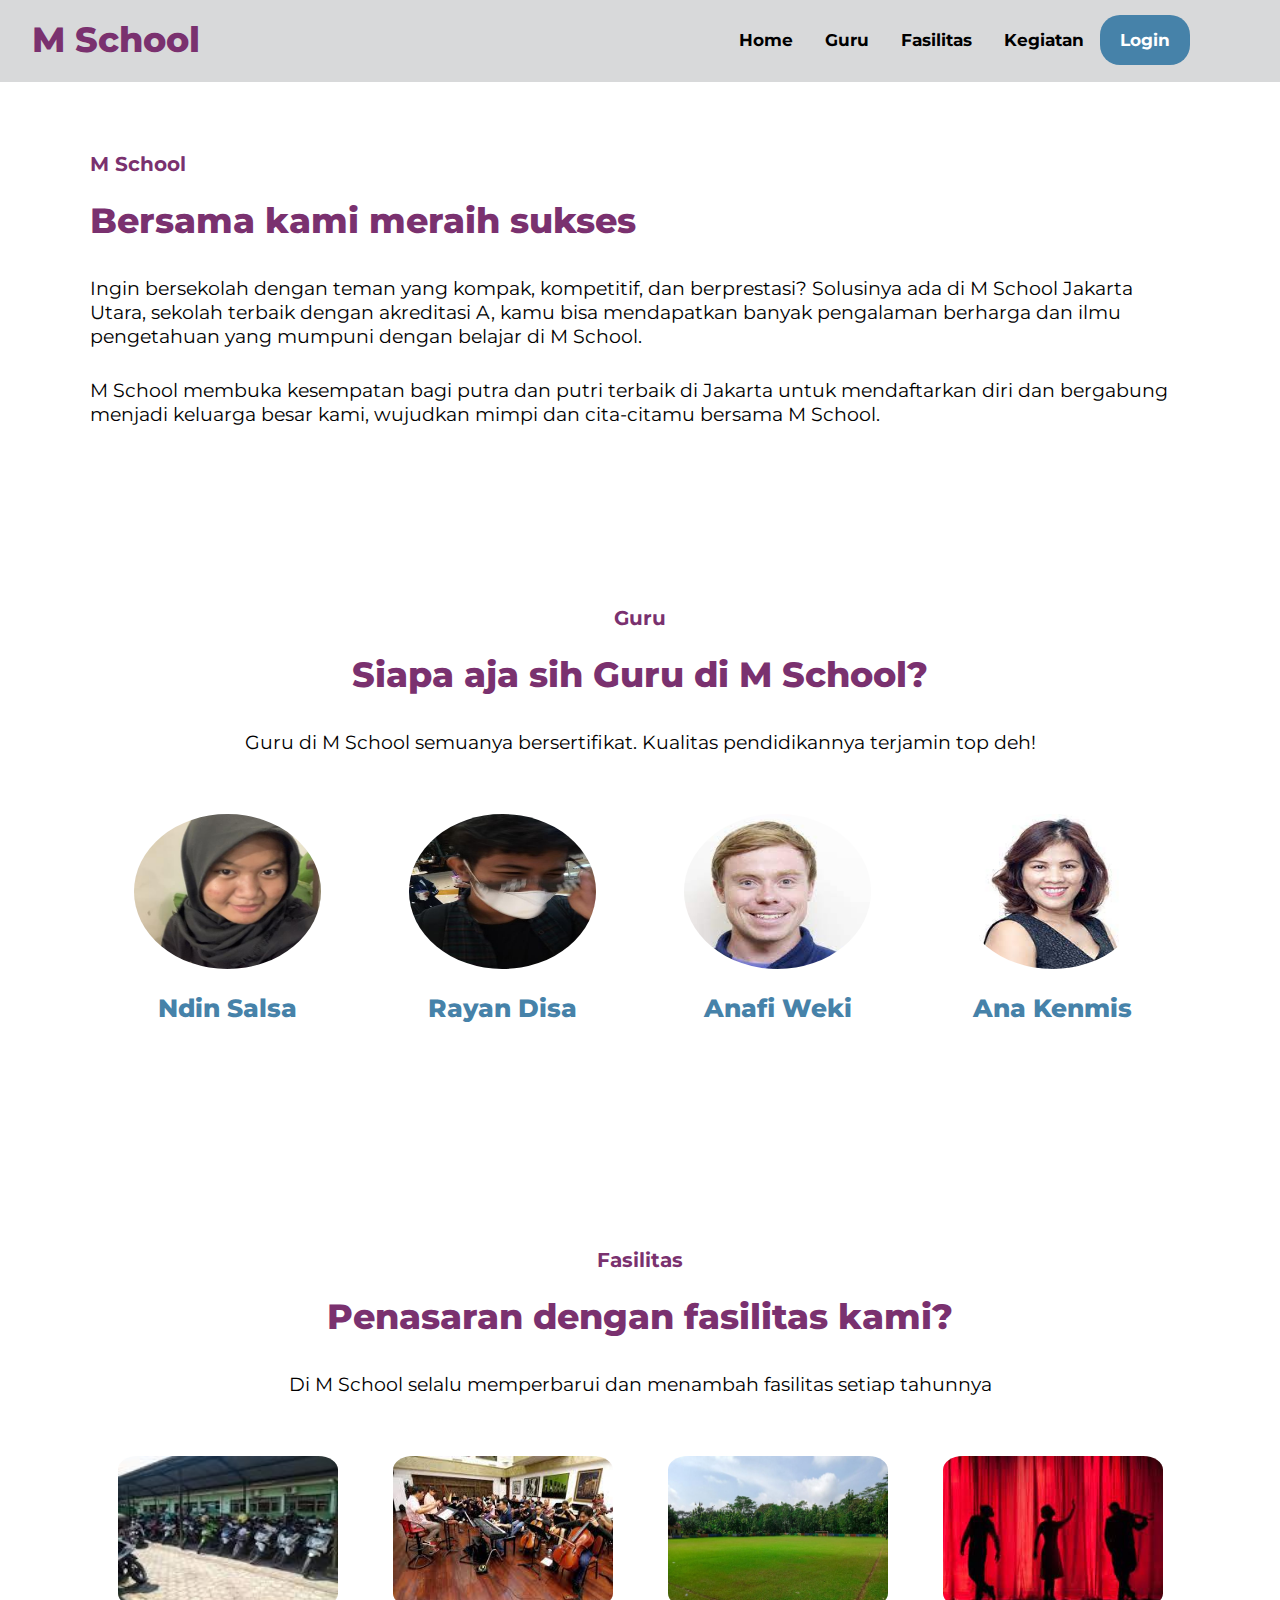
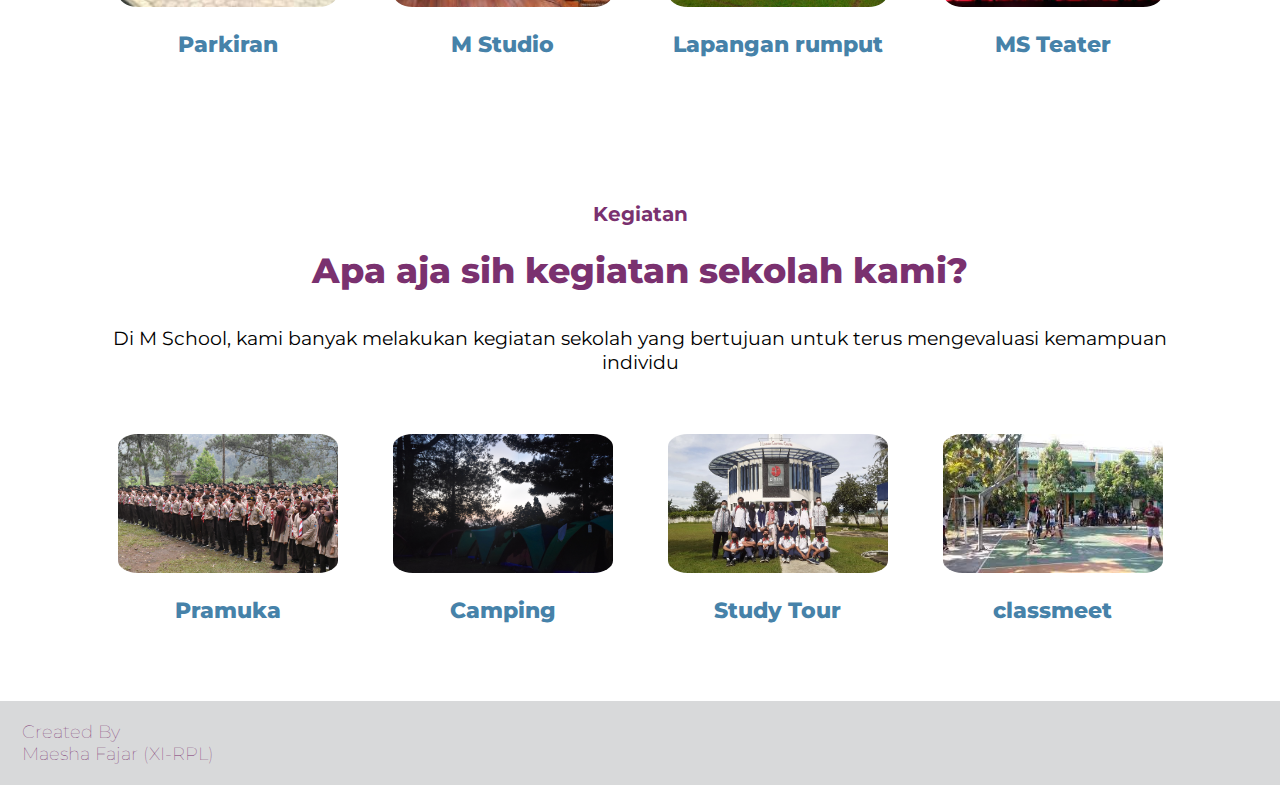
<file: index.html>
<!DOCTYPE html>
<html lang="en">
<head>
  <meta charset="UTF-8">
  <meta name="viewport" content="width=device-width, initial-scale=1.0">
  <title>M School</title>
  <link rel="stylesheet" href="style.css">
  <link href="https://fonts.googleapis.com/css2?family=Montserrat:wght@500;600;700&display=swap" rel="stylesheet">
</head>
<body>
  <nav>
    <div class="wrapper">
      <div class="logo"><a href="">M School</a></div>
      <div class="menu">
        <ul>
          <li><a href="#home">Home</a></li>
          <li><a href="#guru">Guru</a></li>
          <li><a href="#fasilitas">Fasilitas</a></li>
          <li><a href="#kegiatan">Kegiatan</a></li>
          <li><a href="login.html" class="tbl-biru">Login</a></li>
        </ul>
      </div>
    </div>
  </nav>
  <div class="wrapper">
    <!-- home -->
    <section id="home">   
      <div class="kolom">
        <p class="deskripsi">M School</p>
        <h2>Bersama kami meraih sukses</h2>
        <p>Ingin bersekolah dengan teman yang kompak, kompetitif, dan berprestasi? Solusinya ada di M School Jakarta Utara, sekolah terbaik dengan akreditasi A, kamu bisa mendapatkan banyak pengalaman berharga dan ilmu pengetahuan yang mumpuni dengan belajar di M School.</p>
        <p>M School membuka kesempatan bagi putra dan putri terbaik di Jakarta untuk mendaftarkan diri dan bergabung menjadi keluarga besar kami, wujudkan mimpi dan cita-citamu bersama M School.</p>
      </div>
    </section>

    <!-- guru -->
    <section id="guru">
      <div class="tengah">
        <div class="kolom">
          <p class="deskripsi">Guru</p>
          <h2>Siapa aja sih Guru di M School?</h2>
          <p>Guru di M School semuanya bersertifikat. Kualitas pendidikannya terjamin top deh!</p>
        </div>

        <div class="guru-list">
          <div class="kartu-guru">
            <img src="ndin.jpg"/>
            <p>Ndin Salsa</p>
          </div>
          <div class="kartu-guru">
            <img src="rayya.jpg"/>
            <p>Rayan Disa</p>
          </div>
          <div class="kartu-guru">
            <img src="guru3.jpg"/>
            <p>Anafi Weki</p>
          </div>
          <div class="kartu-guru">
            <img src="guru4.jpg"/>
            <p>Ana Kenmis</p>
          </div>
        </div>
      </div>
    </section>

    <!-- fasilitas -->
    <section id="fasilitas">
      <div class="tengah">
        <div class="kolom">
          <p class="deskripsi">Fasilitas</p>
          <h2>Penasaran dengan fasilitas kami?</h2>
          <p>Di M School selalu memperbarui dan menambah fasilitas setiap tahunnya</p>
        </div>

        <div class="fasilitas-list">
          <div class="daftar-fasilitas">
            <img src="parkiran.jpg">
            <p>Parkiran</p>
          </div>
          <div class="daftar-fasilitas">
            <img src="gedungmusik.jpg">
            <p>M Studio</p>
          </div>
          <div class="daftar-fasilitas">
            <img src="lapangan.jpg">
            <p>Lapangan rumput</p>
          </div>
          <div class="daftar-fasilitas">
            <img src="gedungteater.jpg">
            <p>MS Teater</p>
          </div>
        </div>
      </div>
    </section>

    <!-- kegiatan -->
  <section id="kegiatan">
    <div class="tengah">
      <div class="kolom">
        <p class="deskripsi">Kegiatan</p>
        <h2>Apa aja sih kegiatan sekolah kami?</h2>
        <p>Di M School, kami banyak melakukan kegiatan sekolah yang bertujuan untuk terus mengevaluasi kemampuan individu</p>
      </div>

      <div class="kegiatan-list">
        <div class="daftar-kegiatan">
          <img src="pramuka.JPG">
          <p>Pramuka</p>
        </div>
        <div class="daftar-kegiatan">
          <img src="camping.jpg">
          <p>Camping</p>
        </div>
        <div class="daftar-kegiatan">
          <img src="studytour.jpg">
          <p>Study Tour</p>
        </div>
        <div class="daftar-kegiatan">
          <img src="classmeet.jpg">
          <p>classmeet</p>
        </div>
      </div>
    </div>
  </section>
  </div>

<div class="footer">
  <p class="footercapt">
    Created By <br />
    Maesha Fajar (XI-RPL)
  </p>
</div>

</body>
</html>
</file>
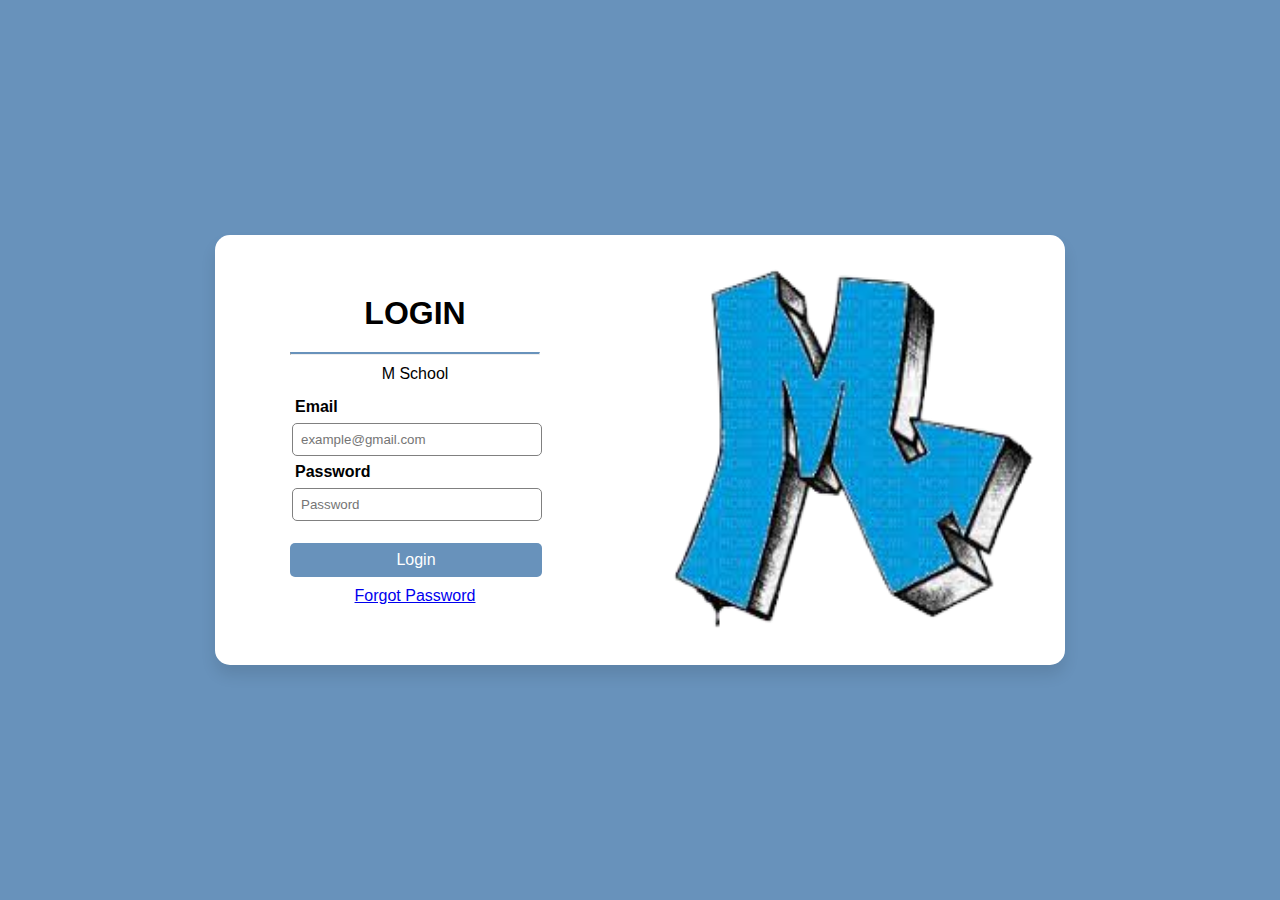
<file: login.html>
<!DOCTYPE html>
<html lang="en">
<head>
    <meta charset="UTF-8">
    <meta name="viewport" content="width=device-width, initial-scale=1.0">
    <title>Login</title>
    <link rel="stylesheet" href="stylesheet.css">
</head>
<body>
    <div class="container">
        <div class="login">
            <form action="index.html">
                <h1>Login</h1>
                <hr>
                <p>M School</p>
                <label for="">Email</label>
                <input type="text" placeholder="example@gmail.com">
                <label for="">Password</label>
                <input type="password" placeholder="Password">
                <button>Login</button>
                <p>
                    <a href="#">Forgot Password</a>
                </p>
            </form>
        </div>
        <div class="right">
            <img src="mschool.png" alt="">
        </div>
    </div>
</body>
</html>
</file>
<file: style.css>
* {
    text-decoration: none;
    margin: 0px;
    padding: 0px;
    scroll-behaviour: smooth;
}

body {
    margin: 0px;
    padding: 0px;
    font-family: 'Montserrat', sans-serif;
}

.wrapper {
    width: 1100px;
    margin: auto;
    position: relative;
}

.logo a {
    font-size: 35px;
    font-weight: 800;
    float: left;
    color: #7A316F;
    margin-left: -58px;
}

.menu {
    float: right;
}

nav {
    width: 100%;
    margin: auto;
    display: flex;
    line-height: 80px;
    position: sticky;
    position: -webkit-sticky;
    top: 0;
    background: #D8D9DA;
    z-index: 1;
    border-bottom: 1px solid #D8D9DA;
}

nav ul {
    list-style-type: none;
    margin: 0;
    padding: 0;
    overflow: hidden;
}

nav ul li {
    float: left;
}

nav ul li a {
    color: black;
    font-weight: bold;
    text-align: center;
    padding: 0px 16px 0px 16px;
    text-decoration: none;
    font-size: 17px;
}

nav ul li a:hover {
    text-decoration: underline;
}

section {
    margin: auto;
    display: flex;
    margin-bottom: 50px;
}

.kolom {
    margin-top: 50px;
    margin-bottom: 50px;
}

.kolom .deskripsi {
    font-size: 20px;
    font-weight: bold;
    color: #7A316F;
}

h2 {
    font-weight: 800;
    font-size: 35px;
    margin-bottom: 20px;
    color: #7A316F;
    width: 100%;
    line-height: 50px;
}

a.tbl-biru {
    background: #4682A9;
    border-radius: 20px;
    margin-top: 20px;
    padding: 15px 20px 15px 20px;
    color: #ffffff;
    cursor: pointer;
    font-weight: bold;
}

a.tbl-biru:hover {
    background: #F11A7B;
    text-decoration: none;
}

p{
    margin: 10px 0px 10px 0px;
    padding: 10px 0px 10px 0px;
    font-size: larger;
}

.tengah {
    text-align: center;
    width: 100%;
}

.guru-list {
    width: 100%;
    position: relative;
    display: flex;
    flex-wrap: wrap;
}

.kartu-guru {
    width: 17%;
    margin: 0 auto;
}

.kartu-guru img {
    width: 100%;
    border-radius: 69%;
    height: 48%;
}

.kartu-guru p {
    font-weight: 800;
    font-size: 25px;
    text-align: center;
    color: #4682A9;
}

.fasilitas-list {
    width: 100%;
    position: relative;
    display: flex;
    flex-wrap: wrap;
}

.daftar-fasilitas {
    width: 20%;
    margin: 0 auto;
}

.daftar-fasilitas img {
    width: 100%;
    border-radius: 9%;
    height: 64%;
}

.daftar-fasilitas p {
    font-weight: 800;
    font-size: 22px;
    text-align: center;
    color: #4682A9;
}

.kegiatan-list {
    width: 100%;
    position: relative;
    display: flex;
    flex-wrap: wrap;
}

.daftar-kegiatan {
    width: 20%;
    margin: 0 auto;
}

.daftar-kegiatan img {
    width: 100%;
    border-radius: 9%;
    height: 64%;
}

.daftar-kegiatan p {
    font-weight: 800;
    font-size: 22px;
    text-align: center;
    color: #4682A9;
}

.footer {
    display: flex;
    background-color: #D8D9DA;
    margin-left: -8px;
    margin-bottom: -10px;
}
.footercapt {
    padding-left: 30px;
    font-size: large;
    font-weight: 100;
    color: #7A316F;
}

@media screen and (max-width: 991.98px) {
    .wrapper {
        width: 90%;
    }

    .logo a {
        display: block;
        width: 100%;
        margin-left: 100px;
    }

    nav .menu {
        width: 100%;
        margin: 0;
    }

    nav .menu ul {
        text-align: center;
        margin: auto;
        line-height: 60px;
    }

    nav .menu ul li {
        display: inline-block;
        float: none;
    }

    section {
        display: block;
    }

    section img {
        display: block;
        width: 100%;
        height: auto;
    }

    .kolom {
        margin-top: 50px;
        margin-bottom: 50px;
    }
    
    .kolom .deskripsi {
        font-size: 20px;
        font-weight: bold;
        color: #7A316F;
        text-align: left;
    }

    h2 {
        font-size: 20px;
        font-weight: 800;
        margin-bottom: 20px;
        color: #7A316F;
        width: 100%;
        line-height: 50px;
    }

    p{
        font-size: small;
    }

    .kartu-guru {
        width: 20%;
        height: auto;
    }

    .kartu-guru p {
        font-size: 14px;
    }

    .daftar-fasilitas img {
        width: 98%;
        height: 64%;
    }

    .daftar-fasilitas p{
        font-size: 14px;
    }

    .daftar-kegiatan img {
        width: 98%;
        height: 64%;
    }

    .daftar-kegiatan p{
        font-size: 14px;
    }

    .footercapt {
        font-size: smaller;
    }
}
</file>
<file: stylesheet.css>
* {
    margin: 0;
    padding: 0;
    box-sizing: border-box;
    font-family: 'Poppins', sans-serif;
}

body {
    display: flex;
    justify-content: center;
    align-items: center;
    min-height: 100vh;
    background: #6892bb;
}

.container {
    width: 100%;
    display: flex;
    max-width: 850px;
    background: #fff;
    border-radius: 15px;
    box-shadow: 0 10px 15px rgba(0, 0, 0, 0.1);
}

.login {
    width: 400%;
}

form {
    width: 250px;
    margin: 60px auto;
}

h1 {
    margin: 20px;
    text-align: center;
    font-weight: bolder;
    text-transform: uppercase;
}

hr {
    border-top: 2px solid #6892bb;
}

p {
    text-align: center;
    margin: 10px;
}

.right img {
    width: 450px;
    height: 100%;
    border-top-right-radius: 15px;
    border-bottom-right-radius: 15px;
}

form label {
    display: block;
    font-size: 16px;
    font-weight: 600;
    padding: 5px;
}

input {
    width: 100%;
    margin: 2px;
    border: none;
    outline: none;
    padding: 8px;
    border-radius: 5px;
    border: 1px solid gray;
}

button {
    border: none;
    outline: none;
    padding: 8px;
    width: 252px;
    color: #fff;
    font-size: 16px;
    cursor: pointer;
    margin-top: 20px;
    border-radius: 5px;
    background: #6892bb;
}

button:hover {
    background: rgba(214, 86, 64, 1);
}

@media (max-width: 991.98px) {
    .container {
        width: 70%;
        max-width: 750px;
        margin-left: 20px;
        margin-right: 20px;
    }

    .form {
        width: 300px;
        margin: 20px auto;
    }

    .login {
        width: 400px;
        padding: 20px;
    }

    button {
        width: 100%;
    }

    .right img {
        display: none;
    }
}
</file>
